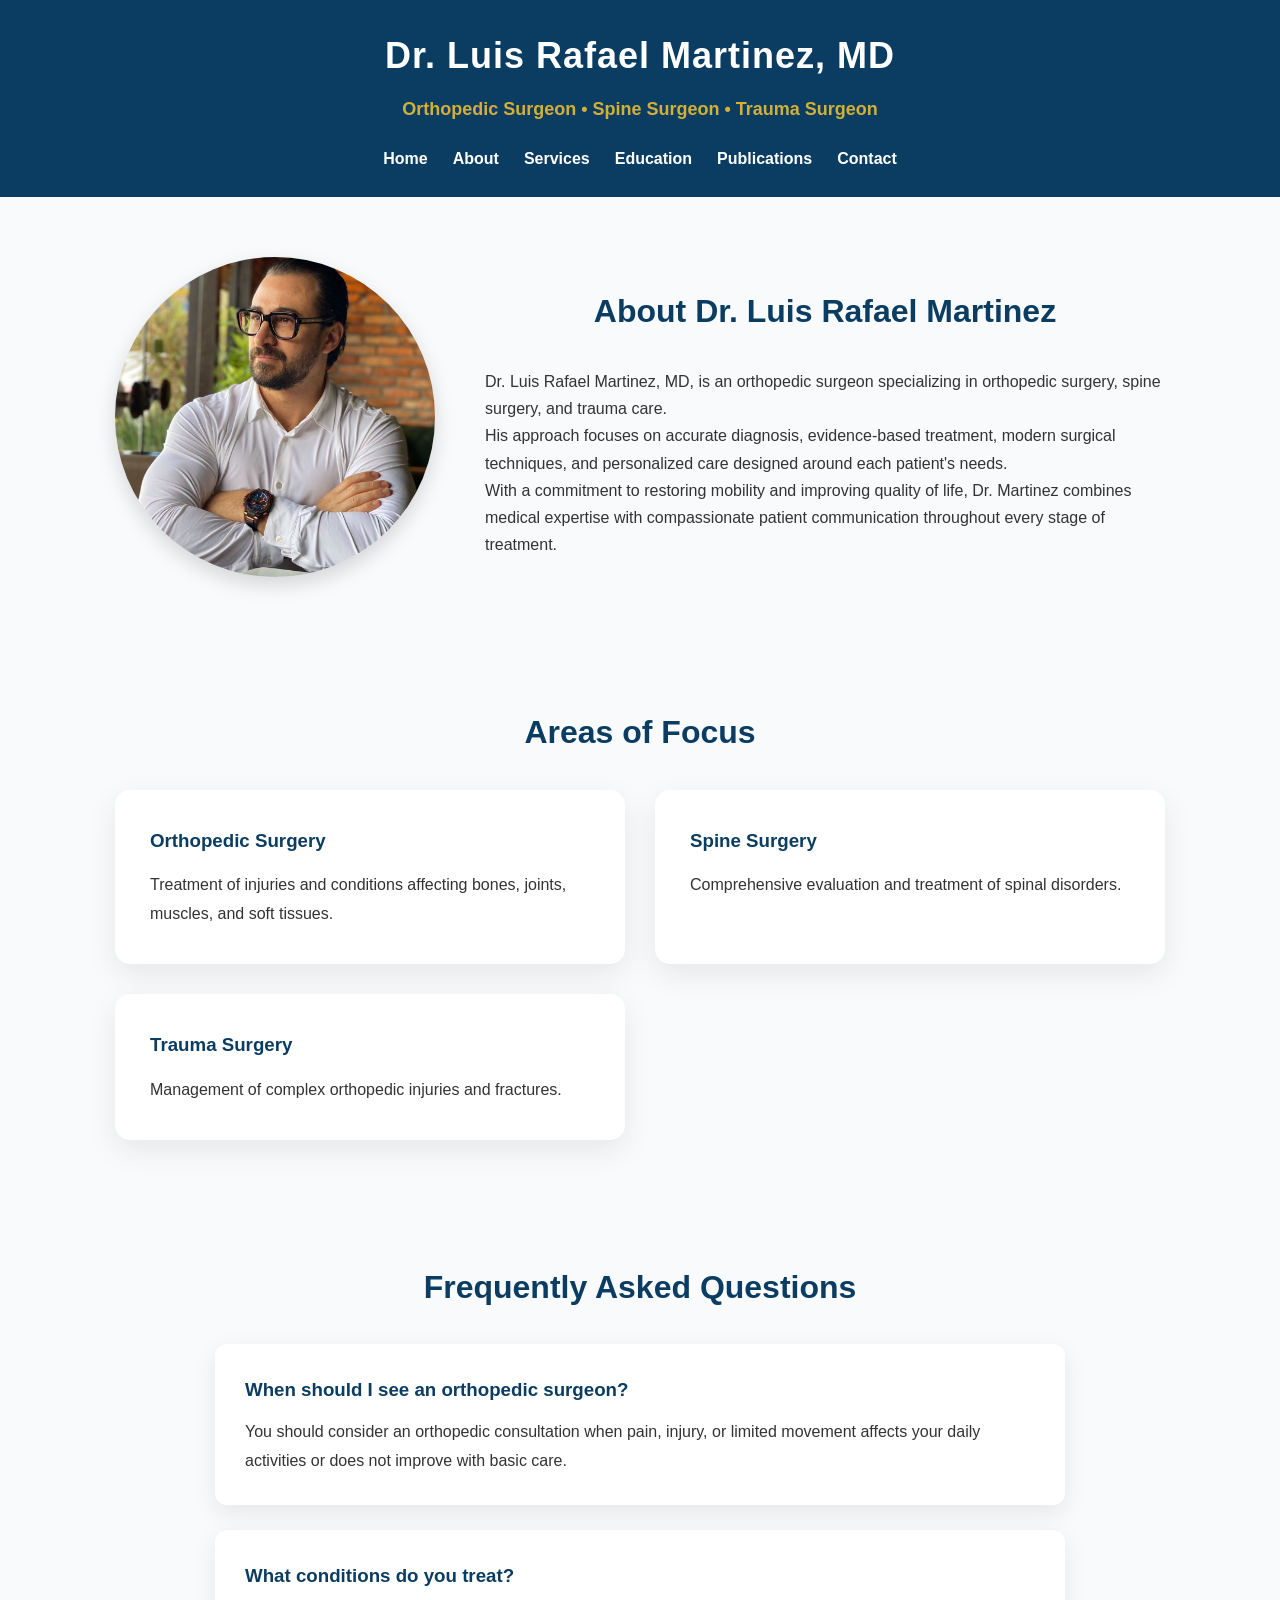
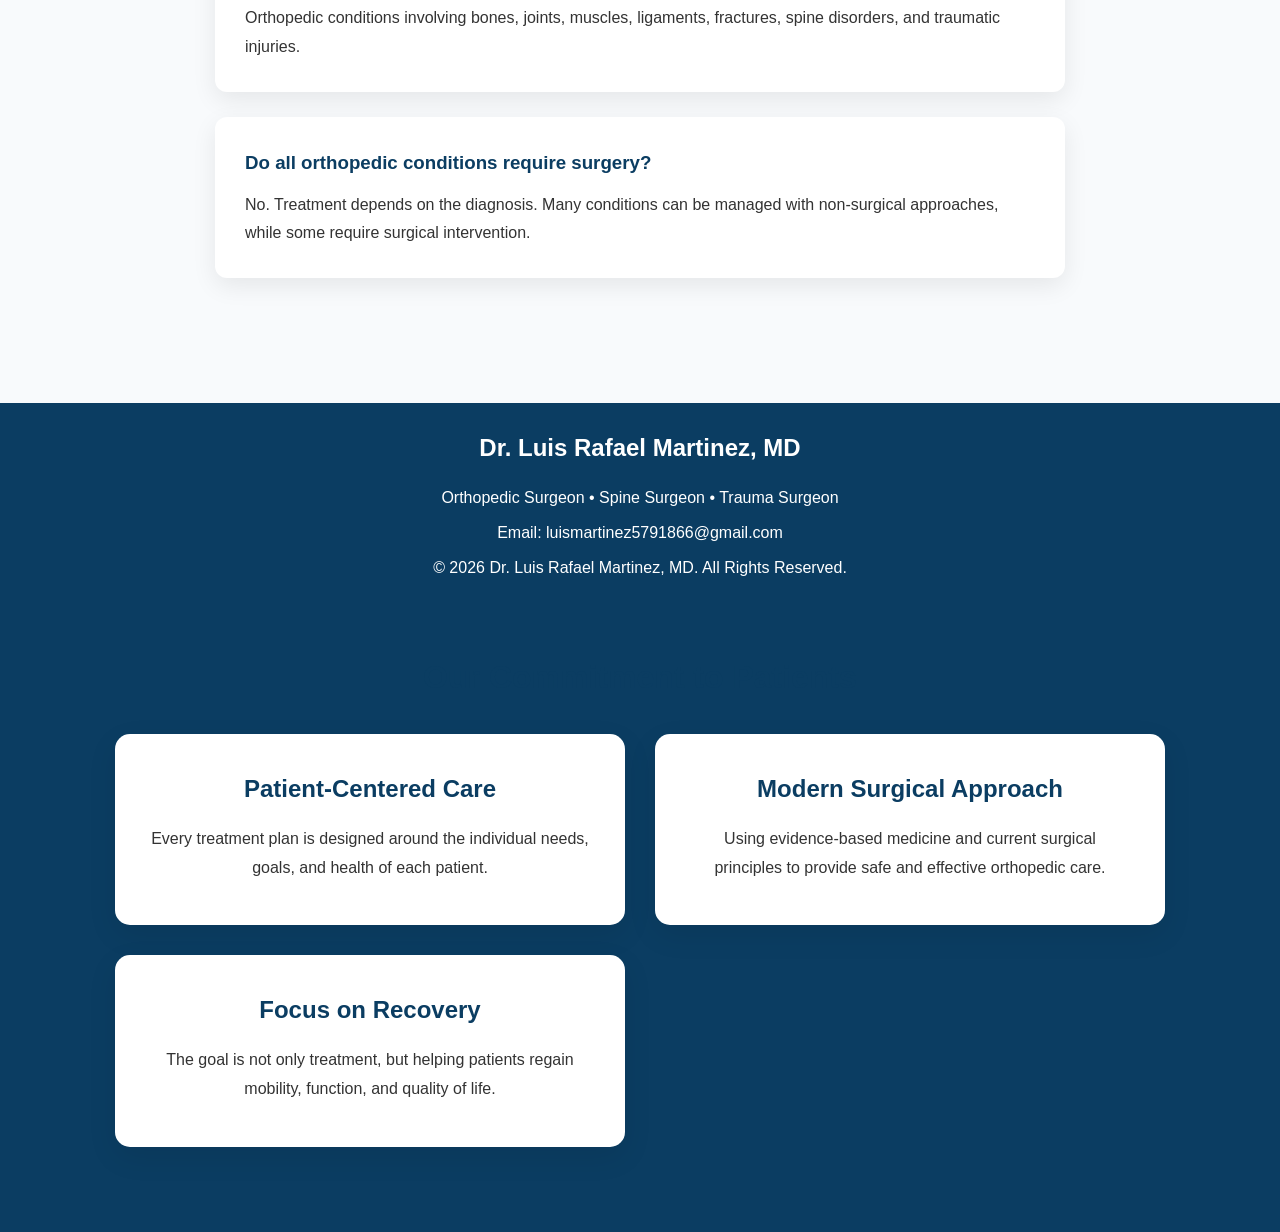
<file: index.html>
<!DOCTYPE html>
<html lang="en">

<head>
    <meta charset="UTF-8">
    <title>Dr. Luis Rafael Martinez, MD | Orthopedic Spine & Trauma Surgeon</title>

<meta name="description" content="Dr. Luis Rafael Martinez, MD is an Orthopedic Surgeon specializing in Spine Surgery, Trauma Surgery, and advanced orthopedic care. Providing patient-focused surgical treatment and modern medical expertise.">

<meta name="keywords" content="Orthopedic Surgeon, Spine Surgeon, Trauma Surgeon, Bone Surgery, Joint Surgery, Fracture Treatment, Orthopedic Care">

<meta name="author" content="Dr. Luis Rafael Martinez, MD">
    <link rel="stylesheet" href="css/style.css">
    <link rel="icon" type="image/png" href="favicon.png">
</head>

<body>

<header>

<div class="brand">

<h1>Dr. Luis Rafael Martinez, MD</h1>

<p>
Orthopedic Surgeon • Spine Surgeon • Trauma Surgeon
</p>

</div>
<nav>

<a href="index.html">Home</a>
<a href="about.html">About</a>
<a href="services.html">Services</a>
<a href="education.html">Education</a>
<a href="publications.html">Publications</a>
<a href="contact.html">Contact</a>

</nav>

</header>


<section class="about-profile">

<div class="profile-image">

<img src="doctor.jpg" alt="Dr. Luis Rafael Martinez, MD">

</div>


<div class="profile-text">

<h2>About Dr. Luis Rafael Martinez</h2>

<p>
Dr. Luis Rafael Martinez, MD, is an orthopedic surgeon specializing in
orthopedic surgery, spine surgery, and trauma care.
</p>

<p>
His approach focuses on accurate diagnosis, evidence-based treatment,
modern surgical techniques, and personalized care designed around each
patient's needs.
</p>

<p>
With a commitment to restoring mobility and improving quality of life,
Dr. Martinez combines medical expertise with compassionate patient
communication throughout every stage of treatment.
</p>

</div>

</section>


<section>

<h2>Areas of Focus</h2>

<div class="services-grid">

<div class="service-card">
<h3>Orthopedic Surgery</h3>
<p>
Treatment of injuries and conditions affecting bones, joints, muscles,
and soft tissues.
</p>
</div>


<div class="service-card">
<h3>Spine Surgery</h3>
<p>
Comprehensive evaluation and treatment of spinal disorders.
</p>
</div>


<div class="service-card">
<h3>Trauma Surgery</h3>
<p>
Management of complex orthopedic injuries and fractures.
</p>
</div>

</div>

</section>

<section>

<h2>Frequently Asked Questions</h2>


<div class="education-card">

<h3>When should I see an orthopedic surgeon?</h3>

<p>
You should consider an orthopedic consultation when pain, injury, or
limited movement affects your daily activities or does not improve with
basic care.
</p>

</div>


<div class="education-card">

<h3>What conditions do you treat?</h3>

<p>
Orthopedic conditions involving bones, joints, muscles, ligaments,
fractures, spine disorders, and traumatic injuries.
</p>

</div>


<div class="education-card">

<h3>Do all orthopedic conditions require surgery?</h3>

<p>
No. Treatment depends on the diagnosis. Many conditions can be managed
with non-surgical approaches, while some require surgical intervention.
</p>

</div>


</section>
<footer>

<h3>Dr. Luis Rafael Martinez, MD</h3>

<p>Orthopedic Surgeon • Spine Surgeon • Trauma Surgeon</p>

<p>Email: luismartinez5791866@gmail.com</p>

<p>© 2026 Dr. Luis Rafael Martinez, MD. All Rights Reserved.</p>
<section class="trust-section">

<h2>Our Commitment to Patients</h2>

<div class="services-grid">

<div class="service-card">

<h3>Patient-Centered Care</h3>

<p>
Every treatment plan is designed around the individual needs, goals,
and health of each patient.
</p>

</div>


<div class="service-card">

<h3>Modern Surgical Approach</h3>

<p>
Using evidence-based medicine and current surgical principles to provide
safe and effective orthopedic care.
</p>

</div>


<div class="service-card">

<h3>Focus on Recovery</h3>

<p>
The goal is not only treatment, but helping patients regain mobility,
function, and quality of life.
</p>

</div>

</div>

</section>
</footer>


</body>

</html>
</file>
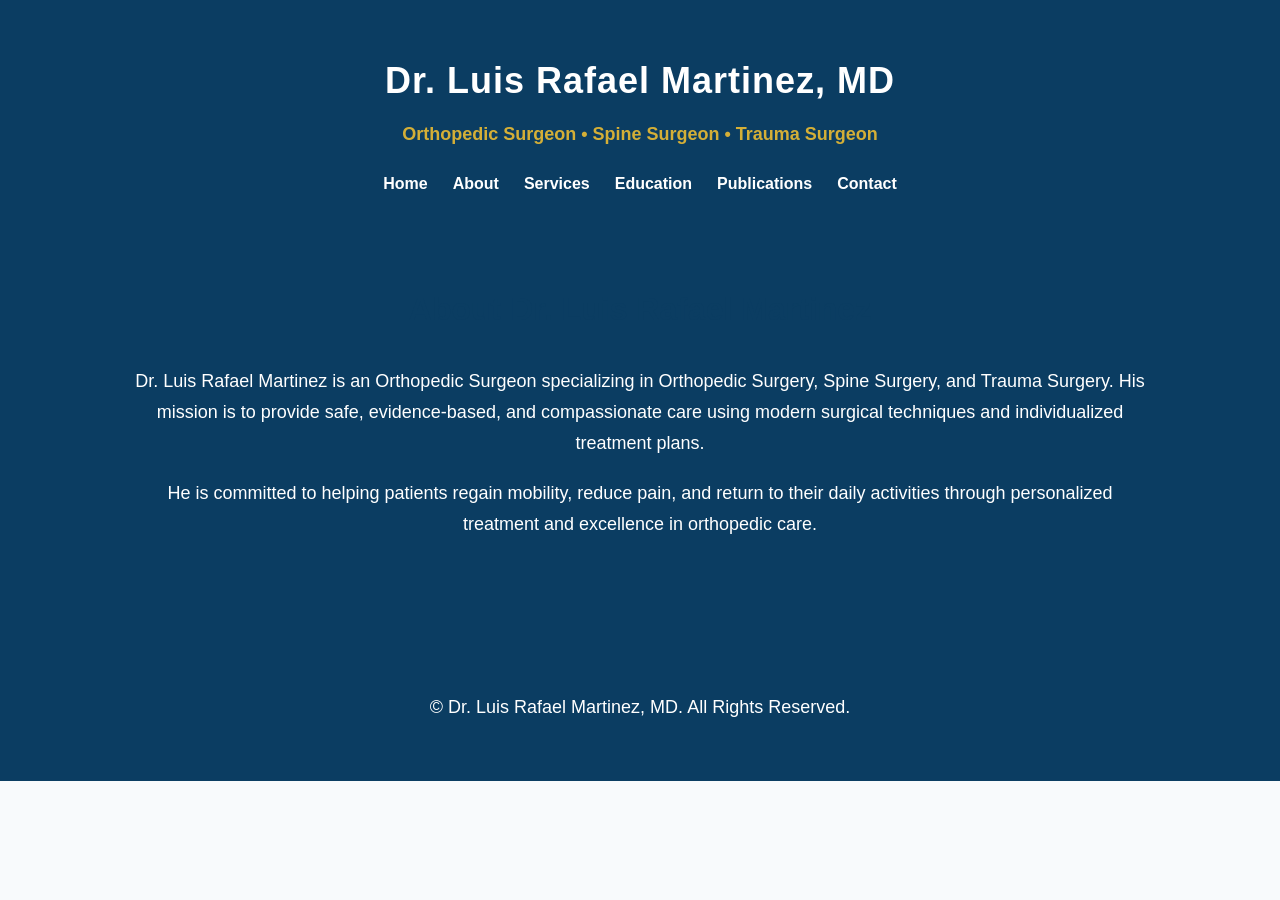
<file: about.html>
<!DOCTYPE html>
<html lang="en">
<head>
    <meta charset="UTF-8">
    <meta name="viewport" content="width=device-width, initial-scale=1.0">
    <title>About | Dr. Luis Rafael Martinez, MD</title>
    <link rel="stylesheet" href="css/style.css">
</head>
<body>

<header>
   <header>

<div class="brand">

<h1>Dr. Luis Rafael Martinez, MD</h1>

<p>
Orthopedic Surgeon • Spine Surgeon • Trauma Surgeon
</p>

</div>
    <nav>

<a href="index.html">Home</a>
<a href="about.html">About</a>
<a href="services.html">Services</a>
<a href="education.html">Education</a>
<a href="publications.html">Publications</a>
<a href="contact.html">Contact</a>

</nav>
        
</header>

<section>
    <h2>About Dr. Luis Rafael Martinez</h2>

    <p>
        Dr. Luis Rafael Martinez is an Orthopedic Surgeon specializing in
        Orthopedic Surgery, Spine Surgery, and Trauma Surgery. His mission is
        to provide safe, evidence-based, and compassionate care using modern
        surgical techniques and individualized treatment plans.
    </p>

    <p>
        He is committed to helping patients regain mobility, reduce pain,
        and return to their daily activities through personalized treatment
        and excellence in orthopedic care.
    </p>
</section>

<footer>
    <p>© Dr. Luis Rafael Martinez, MD. All Rights Reserved.</p>
</footer>

</body>
</html>
</file>
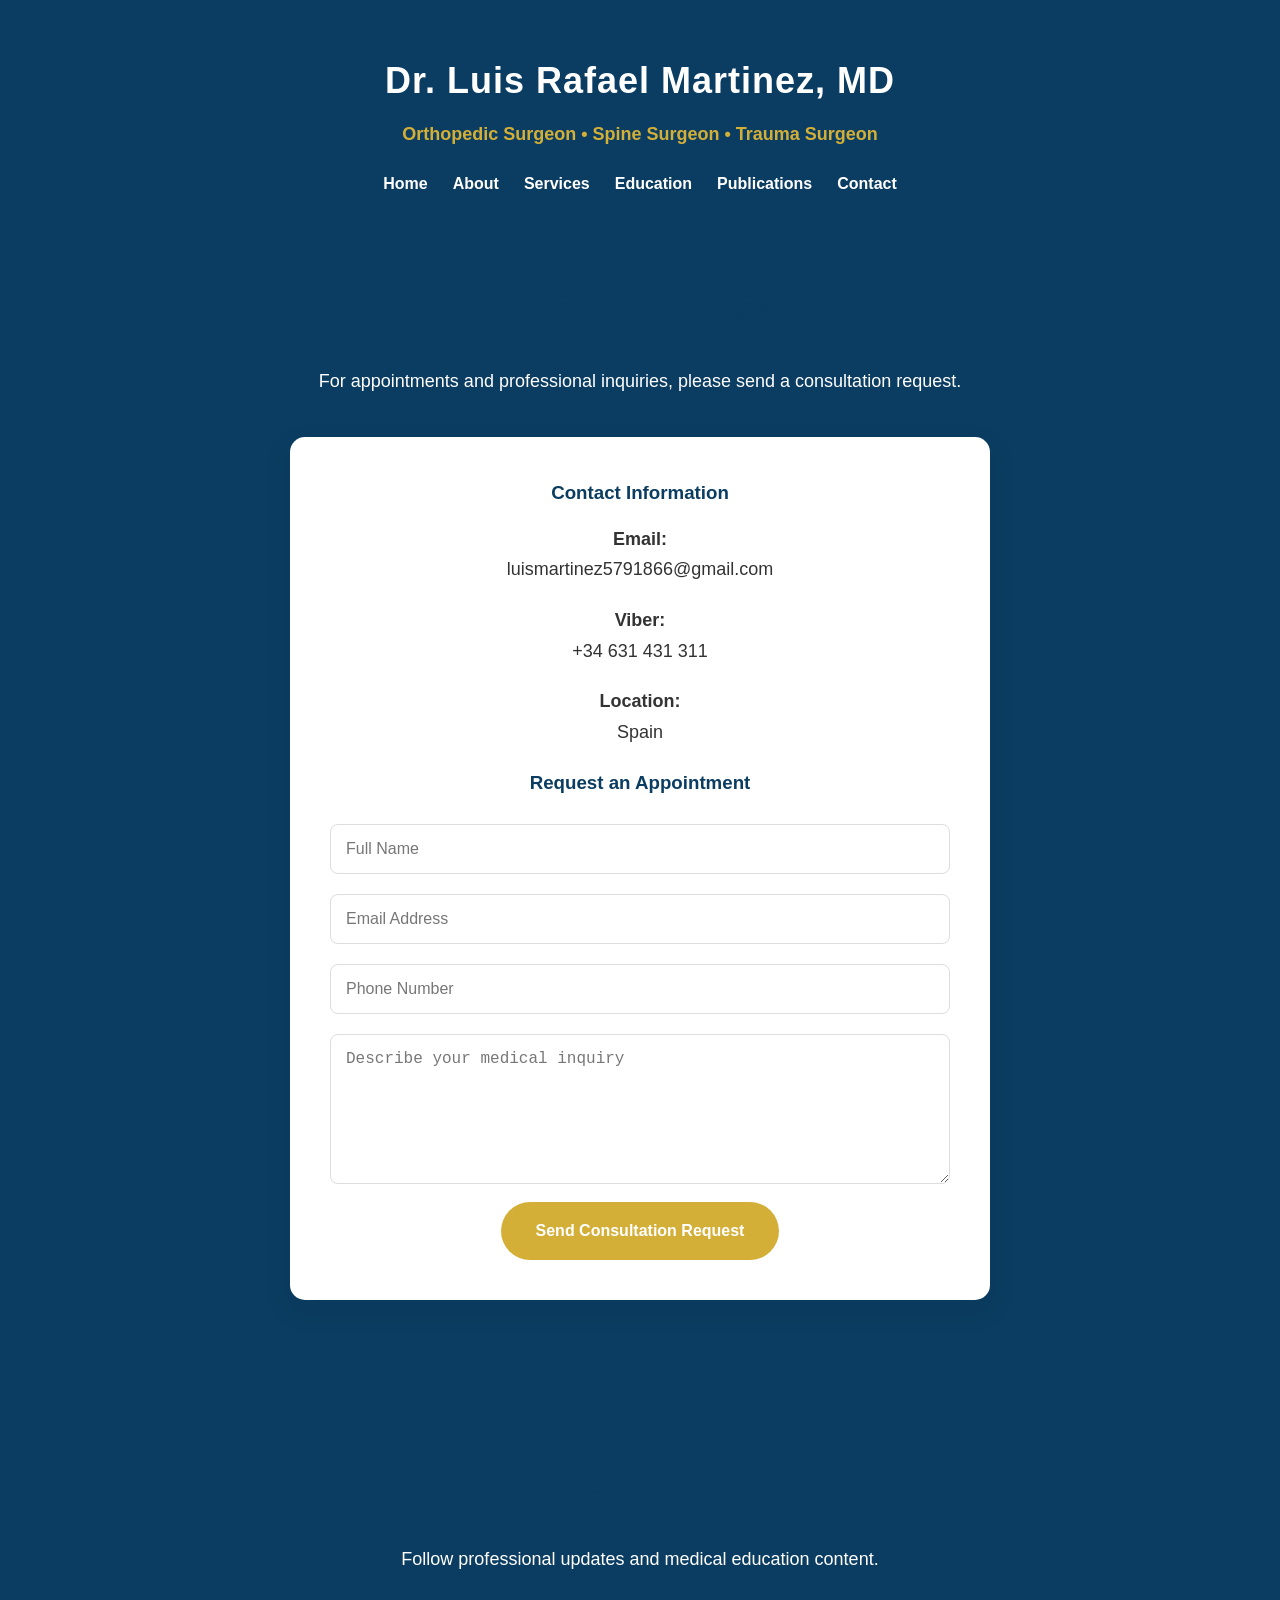
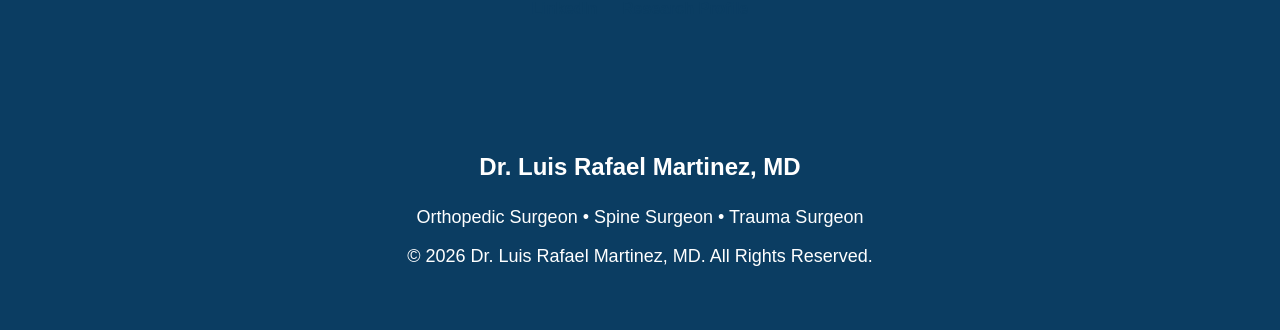
<file: contact.html>
<!DOCTYPE html>
<html lang="en">

<head>

<meta charset="UTF-8">
<meta name="viewport" content="width=device-width, initial-scale=1.0">

<title>Contact | Dr. Luis Rafael Martinez, MD</title>

<link rel="stylesheet" href="css/style.css">

</head>

<body>

<header>

<header>

<div class="brand">

<h1>Dr. Luis Rafael Martinez, MD</h1>

<p>
Orthopedic Surgeon • Spine Surgeon • Trauma Surgeon
</p>

</div>
<nav>

<a href="index.html">Home</a>
<a href="about.html">About</a>
<a href="services.html">Services</a>
<a href="education.html">Education</a>
<a href="publications.html">Publications</a>
<a href="contact.html">Contact</a>

</nav>

</nav>

</header>


<section>

<h2>Contact & Consultation</h2>

<p style="text-align:center;">
For appointments and professional inquiries, please send a consultation request.
</p>


<div class="contact-box">


<h3>Contact Information</h3>

<p>
<strong>Email:</strong><br>
luismartinez5791866@gmail.com
</p>

<p>
<strong>Viber:</strong><br>
+34 631 431 311
</p>

<p>
<strong>Location:</strong><br>
Spain
</p>


<h3>Request an Appointment</h3>


<form>

<input type="text" placeholder="Full Name">

<input type="email" placeholder="Email Address">

<input type="tel" placeholder="Phone Number">

<textarea placeholder="Describe your medical inquiry"></textarea>


<a href="mailto:luismartinez5791866@gmail.com" class="btn">
Send Consultation Request
</a>


</form>


</div>


</section>

<section class="social">

<h2>Connect</h2>

<p>
Follow professional updates and medical education content.
</p>

<a href="#">LinkedIn</a>

<a href="#">Research Profile</a>

</section>
<footer>

<h3>Dr. Luis Rafael Martinez, MD</h3>

<p>
Orthopedic Surgeon • Spine Surgeon • Trauma Surgeon
</p>

<p>
© 2026 Dr. Luis Rafael Martinez, MD. All Rights Reserved.
</p>

</footer>


</body>

</html>
</file>
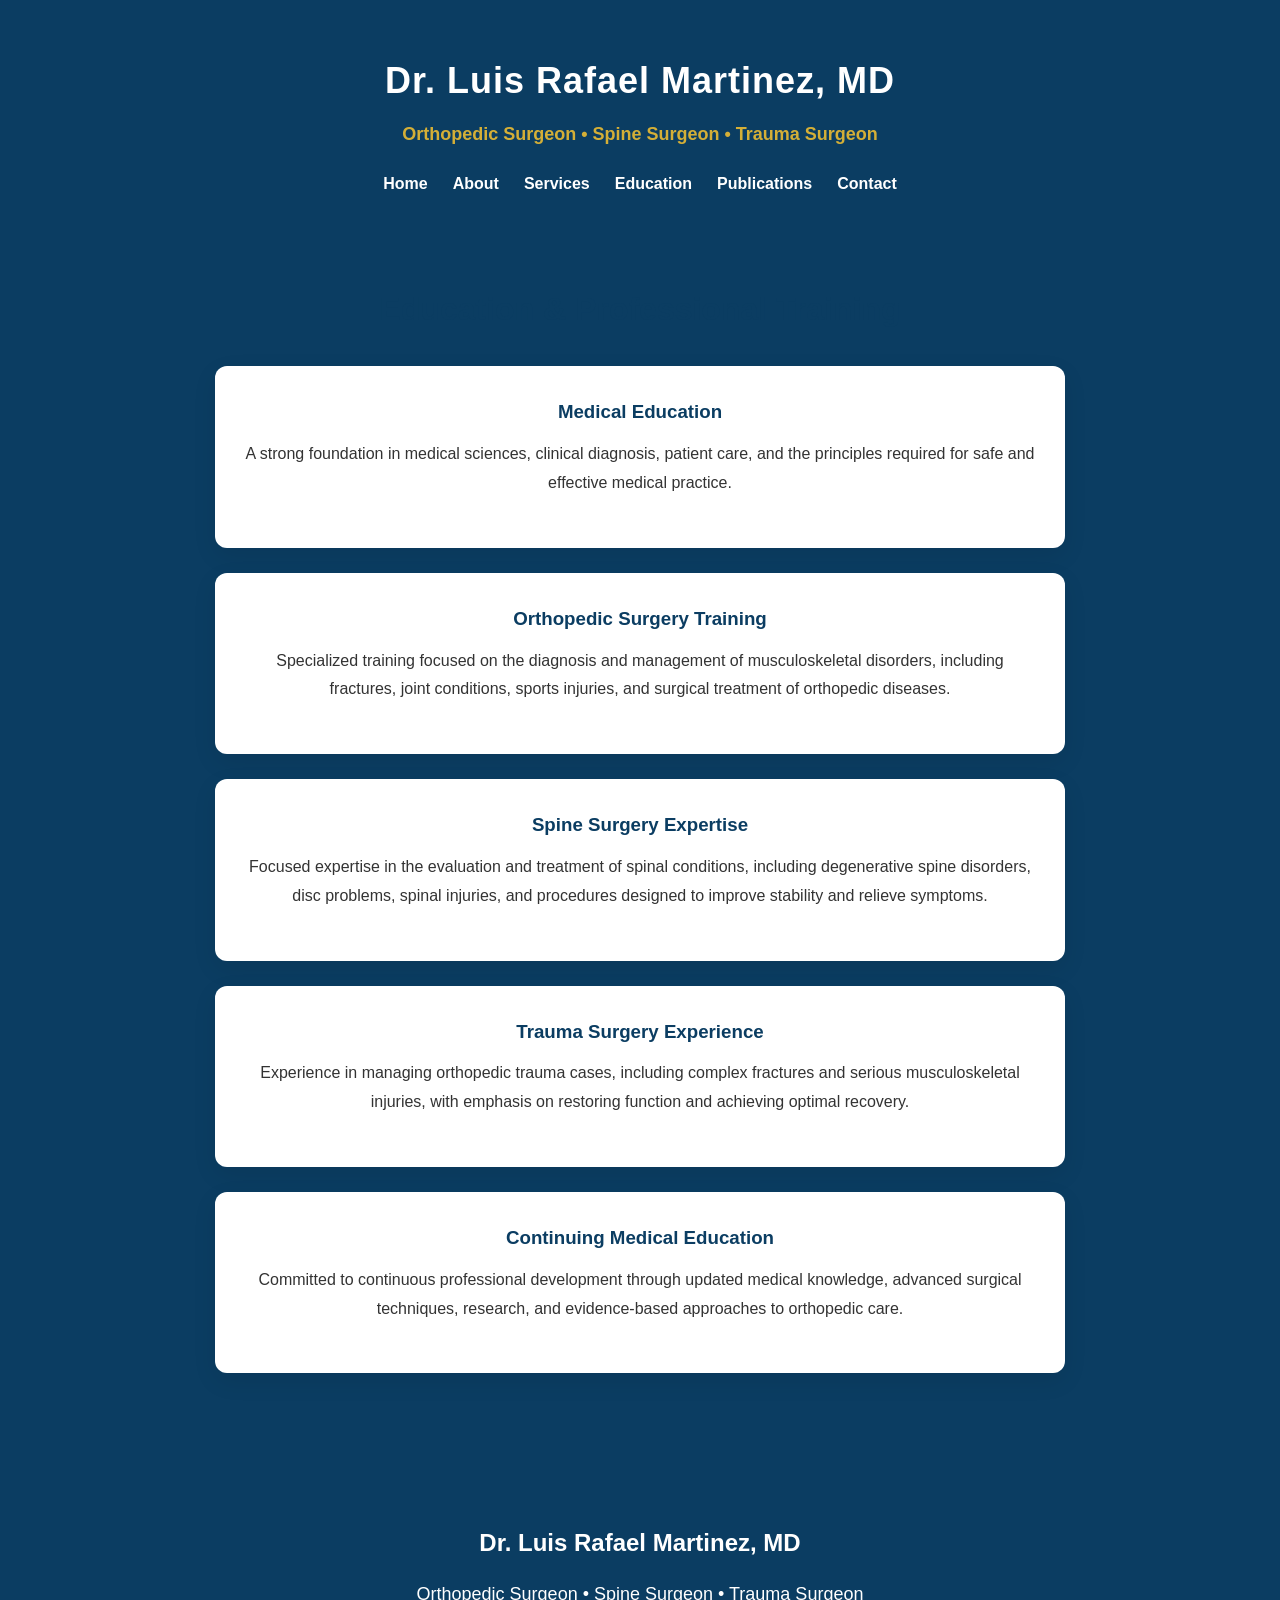
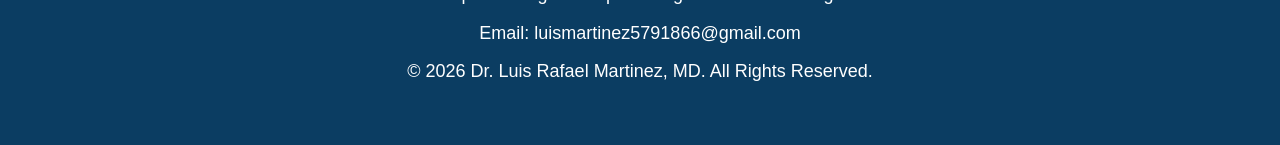
<file: education.html>
<!DOCTYPE html>
<html lang="en">
<head>
    <meta charset="UTF-8">
    <meta name="viewport" content="width=device-width, initial-scale=1.0">
    <title>Education | Dr. Luis Rafael Martinez, MD</title>
    <link rel="stylesheet" href="css/style.css">
</head>
<!DOCTYPE html>
<html lang="en">

<head>

<meta charset="UTF-8">
<meta name="viewport" content="width=device-width, initial-scale=1.0">

<title>Education | Dr. Luis Rafael Martinez, MD</title>

<link rel="stylesheet" href="css/style.css">

</head>

<body>

<header>

<header>

<div class="brand">

<h1>Dr. Luis Rafael Martinez, MD</h1>

<p>
Orthopedic Surgeon • Spine Surgeon • Trauma Surgeon
</p>

</div>
<nav>

<a href="index.html">Home</a>
<a href="about.html">About</a>
<a href="services.html">Services</a>
<a href="education.html">Education</a>
<a href="publications.html">Publications</a>
<a href="contact.html">Contact</a>

</nav>

</nav>

</header>


<section>

<h2>Education & Professional Training</h2>


<div class="education-card">

<h3>Medical Education</h3>

<p>
A strong foundation in medical sciences, clinical diagnosis, patient care,
and the principles required for safe and effective medical practice.
</p>

</div>


<div class="education-card">

<h3>Orthopedic Surgery Training</h3>

<p>
Specialized training focused on the diagnosis and management of
musculoskeletal disorders, including fractures, joint conditions, sports
injuries, and surgical treatment of orthopedic diseases.
</p>

</div>


<div class="education-card">

<h3>Spine Surgery Expertise</h3>

<p>
Focused expertise in the evaluation and treatment of spinal conditions,
including degenerative spine disorders, disc problems, spinal injuries,
and procedures designed to improve stability and relieve symptoms.
</p>

</div>


<div class="education-card">

<h3>Trauma Surgery Experience</h3>

<p>
Experience in managing orthopedic trauma cases, including complex
fractures and serious musculoskeletal injuries, with emphasis on restoring
function and achieving optimal recovery.
</p>

</div>


<div class="education-card">

<h3>Continuing Medical Education</h3>

<p>
Committed to continuous professional development through updated medical
knowledge, advanced surgical techniques, research, and evidence-based
approaches to orthopedic care.
</p>

</div>


</section>


<footer>

<h3>Dr. Luis Rafael Martinez, MD</h3>

<p>
Orthopedic Surgeon • Spine Surgeon • Trauma Surgeon
</p>

<p>
Email: luismartinez5791866@gmail.com
</p>

<p>
© 2026 Dr. Luis Rafael Martinez, MD. All Rights Reserved.
</p>

</footer>


</body>

</html>
</file>
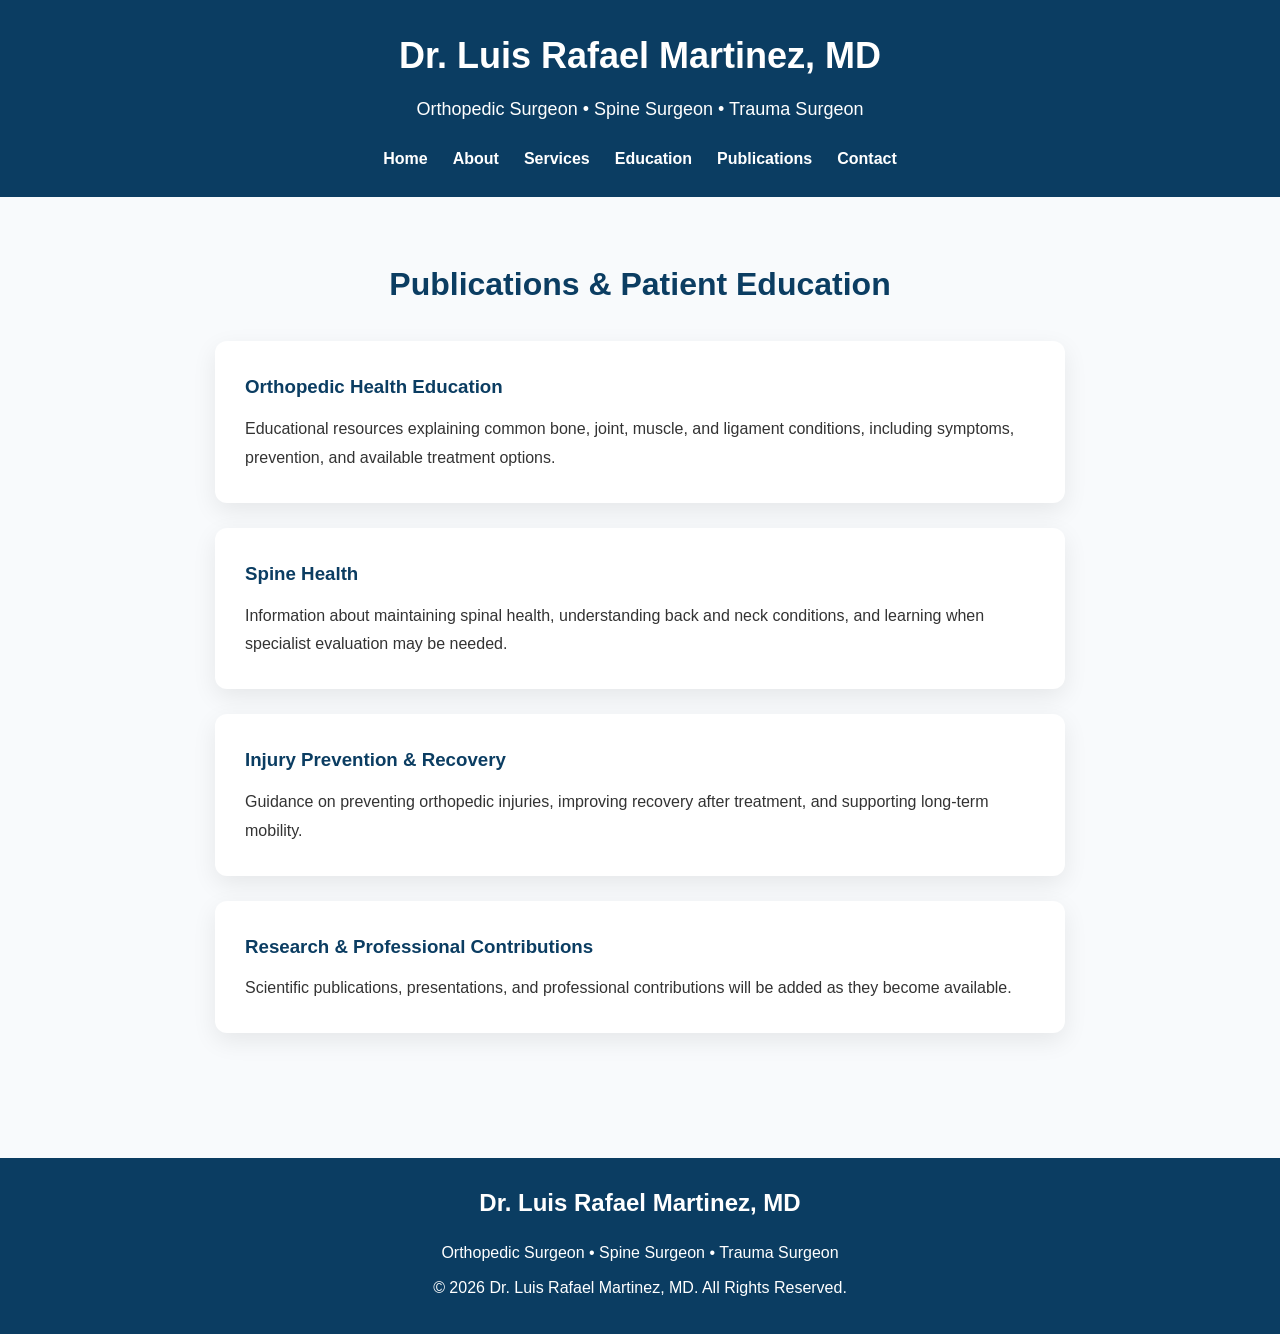
<file: publications.html>
<!DOCTYPE html>
<html lang="en">

<head>

<meta charset="UTF-8">
<meta name="viewport" content="width=device-width, initial-scale=1.0">

<title>Publications | Dr. Luis Rafael Martinez, MD</title>

<link rel="stylesheet" href="css/style.css">

</head>

<body>

<header>

<h1>Dr. Luis Rafael Martinez, MD</h1>

<p>Orthopedic Surgeon • Spine Surgeon • Trauma Surgeon</p>

<nav>

<a href="index.html">Home</a>
<a href="about.html">About</a>
<a href="services.html">Services</a>
<a href="education.html">Education</a>
<a href="publications.html">Publications</a>
<a href="contact.html">Contact</a>

</nav>

</header>


<section>

<h2>Publications & Patient Education</h2>


<div class="education-card">

<h3>Orthopedic Health Education</h3>

<p>
Educational resources explaining common bone, joint, muscle, and ligament
conditions, including symptoms, prevention, and available treatment options.
</p>

</div>


<div class="education-card">

<h3>Spine Health</h3>

<p>
Information about maintaining spinal health, understanding back and neck
conditions, and learning when specialist evaluation may be needed.
</p>

</div>


<div class="education-card">

<h3>Injury Prevention & Recovery</h3>

<p>
Guidance on preventing orthopedic injuries, improving recovery after
treatment, and supporting long-term mobility.
</p>

</div>


<div class="education-card">

<h3>Research & Professional Contributions</h3>

<p>
Scientific publications, presentations, and professional contributions
will be added as they become available.
</p>

</div>


</section>


<footer>

<h3>Dr. Luis Rafael Martinez, MD</h3>

<p>
Orthopedic Surgeon • Spine Surgeon • Trauma Surgeon
</p>

<p>
© 2026 Dr. Luis Rafael Martinez, MD. All Rights Reserved.
</p>

</footer>


</body>

</html>
</file>
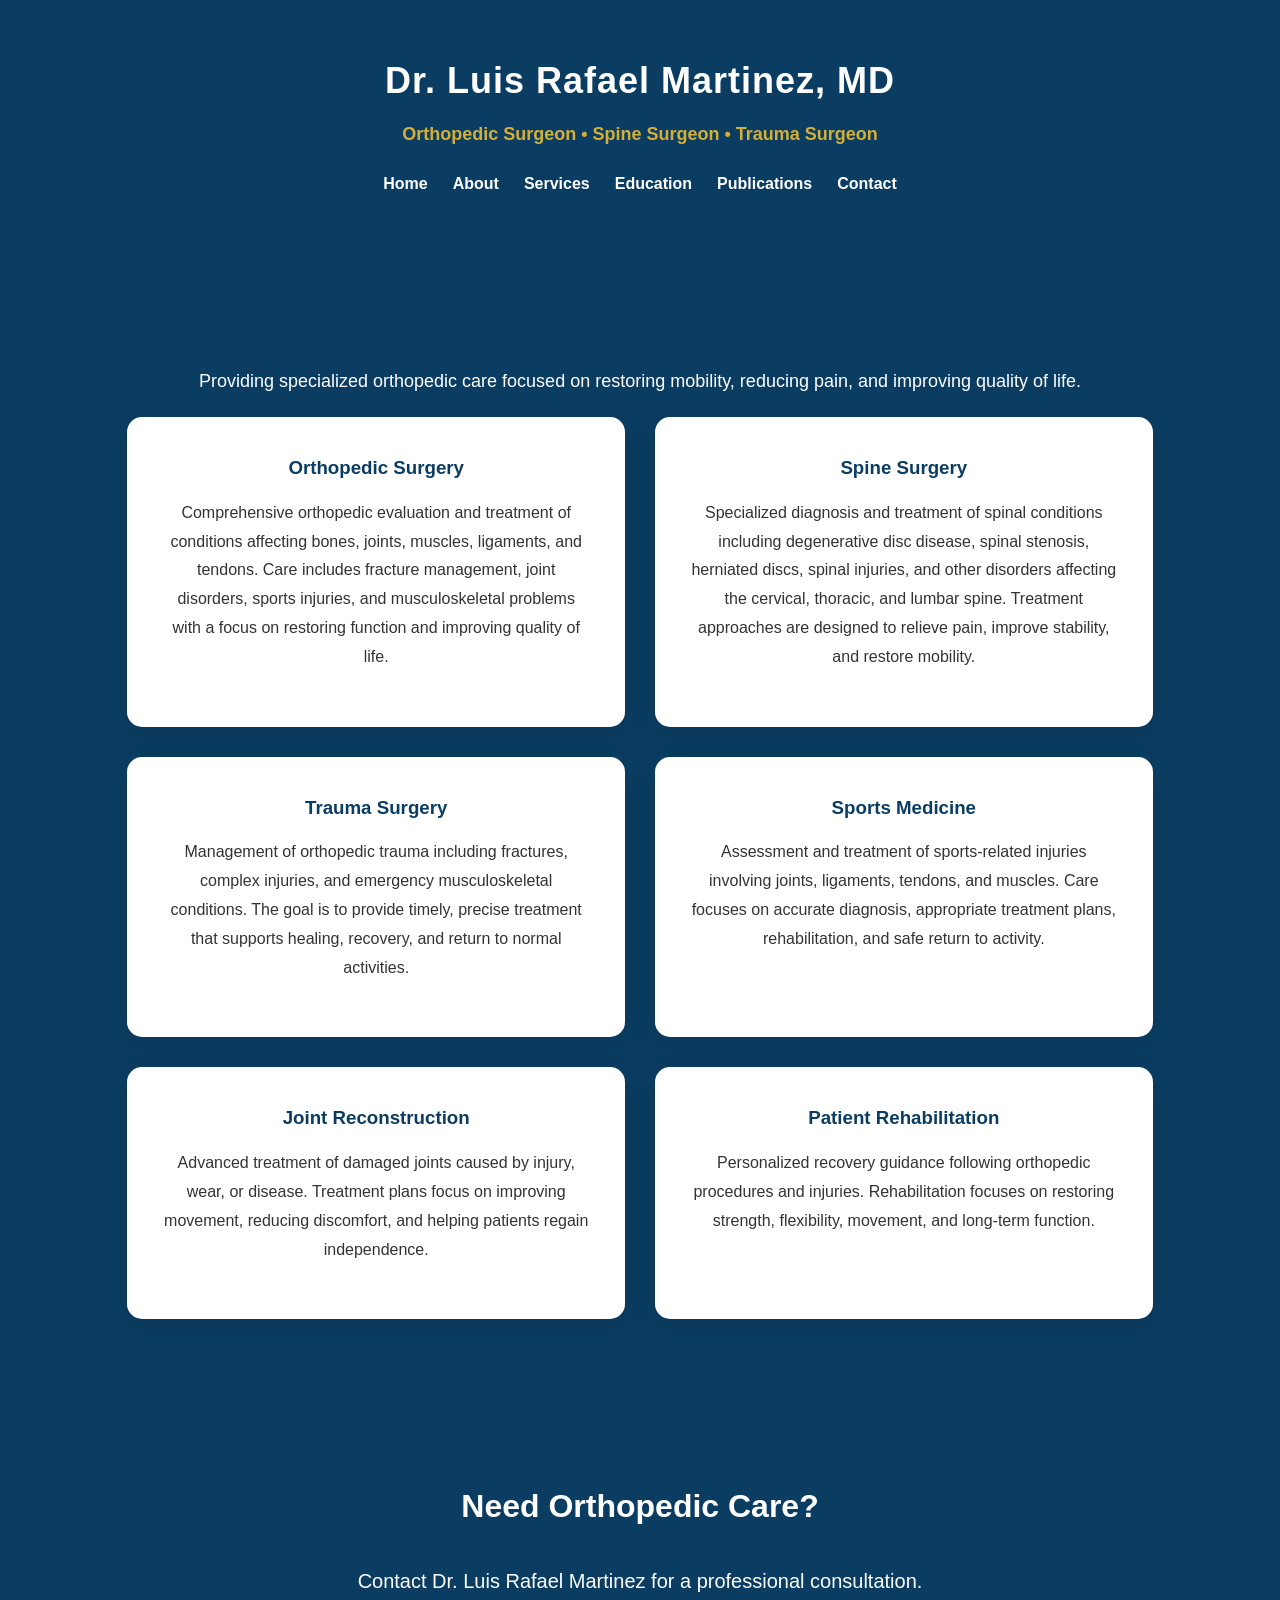
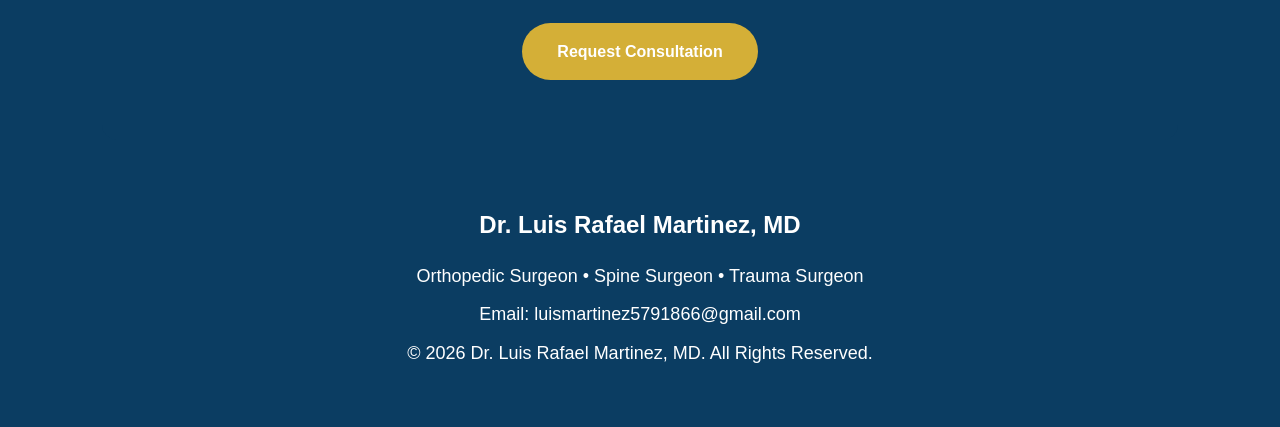
<file: services.html>
<!DOCTYPE html>
<html lang="en">

<head>
<meta charset="UTF-8">
<meta name="viewport" content="width=device-width, initial-scale=1.0">

<title>Services | Dr. Luis Rafael Martinez, MD</title>

<link rel="stylesheet" href="css/style.css">

</head>

<body>

<header>
<header>

<div class="brand">

<h1>Dr. Luis Rafael Martinez, MD</h1>

<p>
Orthopedic Surgeon • Spine Surgeon • Trauma Surgeon
</p>

</div>
<nav>

<a href="index.html">Home</a>
<a href="about.html">About</a>
<a href="services.html">Services</a>
<a href="education.html">Education</a>
<a href="publications.html">Publications</a>
<a href="contact.html">Contact</a>

</nav>

</header>


<section>

<h2>Our Services</h2>

<p style="text-align:center;">
Providing specialized orthopedic care focused on restoring mobility,
reducing pain, and improving quality of life.
</p>


<div class="services-grid">


<div class="service-card">

<h3>Orthopedic Surgery</h3>

<p>
Comprehensive orthopedic evaluation and treatment of conditions affecting
bones, joints, muscles, ligaments, and tendons. Care includes fracture
management, joint disorders, sports injuries, and musculoskeletal problems
with a focus on restoring function and improving quality of life.
</p>

</div>


<div class="service-card">

<h3>Spine Surgery</h3>

<p>
Specialized diagnosis and treatment of spinal conditions including
degenerative disc disease, spinal stenosis, herniated discs, spinal injuries,
and other disorders affecting the cervical, thoracic, and lumbar spine.
Treatment approaches are designed to relieve pain, improve stability, and
restore mobility.
</p>

</div>


<div class="service-card">

<h3>Trauma Surgery</h3>

<p>
Management of orthopedic trauma including fractures, complex injuries,
and emergency musculoskeletal conditions. The goal is to provide timely,
precise treatment that supports healing, recovery, and return to normal
activities.
</p>

</div>


<div class="service-card">

<h3>Sports Medicine</h3>

<p>
Assessment and treatment of sports-related injuries involving joints,
ligaments, tendons, and muscles. Care focuses on accurate diagnosis,
appropriate treatment plans, rehabilitation, and safe return to activity.
</p>
</div>


<div class="service-card">

<h3>Joint Reconstruction</h3>

<p>
Advanced treatment of damaged joints caused by injury, wear, or disease.
Treatment plans focus on improving movement, reducing discomfort, and
helping patients regain independence.
</p>

</div>


<div class="service-card">

<h3>Patient Rehabilitation</h3>

<p>
Personalized recovery guidance following orthopedic procedures and injuries.
Rehabilitation focuses on restoring strength, flexibility, movement, and
long-term function.
</p>

</div>


</div>

</section>


<section class="consultation">

<h2>Need Orthopedic Care?</h2>

<p>
Contact Dr. Luis Rafael Martinez for a professional consultation.
</p>

<a href="contact.html" class="btn">
Request Consultation
</a>

</section>


<footer>

<h3>Dr. Luis Rafael Martinez, MD</h3>

<p>
Orthopedic Surgeon • Spine Surgeon • Trauma Surgeon
</p>

<p>
Email: luismartinez5791866@gmail.com
</p>

<p>
© 2026 Dr. Luis Rafael Martinez, MD. All Rights Reserved.
</p>

</footer>


</body>

</html>
</file>
<file: css/style.css>
* {
    margin: 0;
    padding: 0;
    box-sizing: border-box;
}

body {
    font-family: Arial, Helvetica, sans-serif;
    line-height: 1.7;
    color: #333;
    background: #f8fafc;
}

/* Header */
header {
    background: #0b3d62;
    color: white;
    padding: 25px 8%;
    text-align: center;
}

header h1 {
    font-size: 36px;
    margin-bottom: 8px;
}

header p {
    font-size: 18px;
    margin-bottom: 20px;
}

/* Navigation */
nav {
    display: flex;
    justify-content: center;
    gap: 25px;
    flex-wrap: wrap;
}

nav a {
    color: white;
    text-decoration: none;
    font-weight: bold;
}

nav a:hover {
    color: #d4af37;
}

/* Hero Section */
.hero {
    min-height: 600px;
    background:
    linear-gradient(rgba(0,0,0,0.45), rgba(0,0,0,0.45)),
    url("../doctor.jpg");

    background-size: cover;
    background-position: center top;

    display: flex;
    align-items: center;
    justify-content: center;

    text-align: center;
    color: white;
    padding: 40px 10%;
}

.hero-text {
    max-width: 800px;
}

.hero h2 {
    font-size: 48px;
    margin-bottom: 20px;
}

.hero p {
    font-size: 22px;
    margin-bottom: 30px;
}

/* Buttons */
.btn {
    display: inline-block;
    background: #d4af37;
    color: white;
    padding: 15px 35px;
    border-radius: 30px;
    text-decoration: none;
    font-weight: bold;
}

.btn:hover {
    background: #b8941f;
}

/* Sections */
section {
    max-width: 1100px;
    margin: auto;
    padding: 60px 25px;
}

section h2 {
    text-align: center;
    color: #0b3d62;
    font-size: 32px;
    margin-bottom: 30px;
}

/* Cards */
.card {
    background: white;
    padding: 30px;
    margin: 25px 0;
    border-radius: 12px;
    box-shadow: 0 8px 25px rgba(0,0,0,0.08);
}

.card h3 {
    color: #0b3d62;
    margin-bottom: 10px;
}

/* Lists */
ul {
    max-width: 600px;
    margin: auto;
    font-size: 18px;
}

li {
    margin-bottom: 12px;
}

/* Footer */
footer {
    background: #0b3d62;
    color: white;
    text-align: center;
    padding: 25px;
    margin-top: 40px;
}

/* Mobile */
@media(max-width:768px){

    header h1 {
        font-size: 28px;
    }

    .hero h2 {
        font-size: 34px;
    }

    .hero p {
        font-size: 18px;
    }

}
.profile {
    display: flex;
    align-items: center;
    gap: 50px;
}

.profile-image img {
    width: 300px;
    height: 300px;
    object-fit: cover;
    border-radius: 50%;
    box-shadow: 0 8px 20px rgba(0,0,0,0.15);
}

.profile-text {
    flex: 1;
}

.profile-text h3 {
    color: #0b3d62;
    margin-bottom: 20px;
}

@media(max-width:768px){

    .profile {
        flex-direction: column;
        text-align: center;
    }

}
.services-grid {
    display: grid;
    grid-template-columns: repeat(2, 1fr);
    gap: 30px;
}

.service-card {
    background: white;
    padding: 35px;
    border-radius: 15px;
    box-shadow: 0 10px 30px rgba(0,0,0,0.08);
    transition: transform 0.3s ease;
}

.service-card:hover {
    transform: translateY(-8px);
}

.service-card h3 {
    color: #0b3d62;
    margin-bottom: 15px;
}

@media(max-width:768px){

    .services-grid {
        grid-template-columns: 1fr;
    }

}
footer h3 {
    font-size: 24px;
    margin-bottom: 15px;
}

footer p {
    margin: 8px 0;
}
.consultation {
    background: #0b3d62;
    color: white;
    text-align: center;
    border-radius: 15px;
    margin: 40px auto;
}

.consultation h2 {
    color: white;
}

.consultation p {
    font-size: 20px;
    margin-bottom: 25px;
}
.credentials-grid {
    display: grid;
    grid-template-columns: repeat(3, 1fr);
    gap: 25px;
}

.credential-card {
    background: white;
    padding: 30px;
    border-radius: 12px;
    text-align: center;
    box-shadow: 0 8px 25px rgba(0,0,0,0.08);
}

.credential-card h3 {
    color: #0b3d62;
    margin-bottom: 15px;
}

@media(max-width:768px){

    .credentials-grid {
        grid-template-columns: 1fr;
    }

}
.about-profile {
    display: flex;
    align-items: center;
    gap: 50px;
}

.about-profile img {
    width: 320px;
    height: 320px;
    object-fit: cover;
    border-radius: 50%;
}

.about-profile .profile-text {
    flex: 1;
}

@media(max-width:768px){

.about-profile {
    flex-direction: column;
    text-align: center;
}

}
.education-card {

    background: white;
    padding: 30px;
    margin: 25px auto;
    max-width: 850px;
    border-radius: 12px;
    box-shadow: 0 8px 25px rgba(0,0,0,0.08);

}

.education-card h3 {

    color: #0b3d62;
    margin-bottom: 12px;

}
.contact-box {

    background: white;
    max-width: 700px;
    margin: 40px auto;
    padding: 40px;
    border-radius: 15px;
    box-shadow: 0 10px 30px rgba(0,0,0,0.08);

}


.contact-box h3 {

    color: #0b3d62;
    margin-bottom: 15px;

}


form input,
form textarea {

    width: 100%;
    padding: 15px;
    margin: 10px 0;
    border: 1px solid #ddd;
    border-radius: 8px;
    font-size: 16px;

}


form textarea {

    height: 150px;

}
.brand h1 {
    letter-spacing: 1px;
}

.brand p {
    color: #d4af37;
    font-weight: bold;
}
.social {
    text-align:center;
}

.social a {
    margin: 10px;
    color:#0b3d62;
    font-weight:bold;
    text-decoration:none;
}
/* Mobile Navigation and Layout Improvements */

@media (max-width: 768px) {

    header {
        padding: 20px;
    }

    nav {
        flex-direction: column;
        gap: 15px;
    }

    .hero {
        min-height: 500px;
        padding: 30px 20px;
    }

    .hero h2 {
        font-size: 32px;
    }

    .hero p {
        font-size: 17px;
    }

    section {
        padding: 40px 20px;
    }

    .profile-image img,
    .about-profile img {
        width: 250px;
        height: 250px;
    }

    .service-card,
    .credential-card,
    .education-card {
        padding: 25px;
    }

}
.page-title {
    text-align: center;
    padding: 60px 20px;
    background: #0b3d62;
    color: white;
}

.page-title h2 {
    color: white;
    font-size: 40px;
}
.education-card p,
.service-card p {
    color: #333333;
    font-size: 16px;
    line-height: 1.8;
}

.education-card h3,
.service-card h3 {
    color: #0b3d62;
}
.trust-section {
    text-align: center;
}
.contact-box p,
.contact-box strong {
    color: #333333;
}

.contact-box input,
.contact-box textarea {
    color: #333333;
    background: #ffffff;
}

.contact-box input::placeholder,
.contact-box textarea::placeholder {
    color: #777777;
}
</file>
